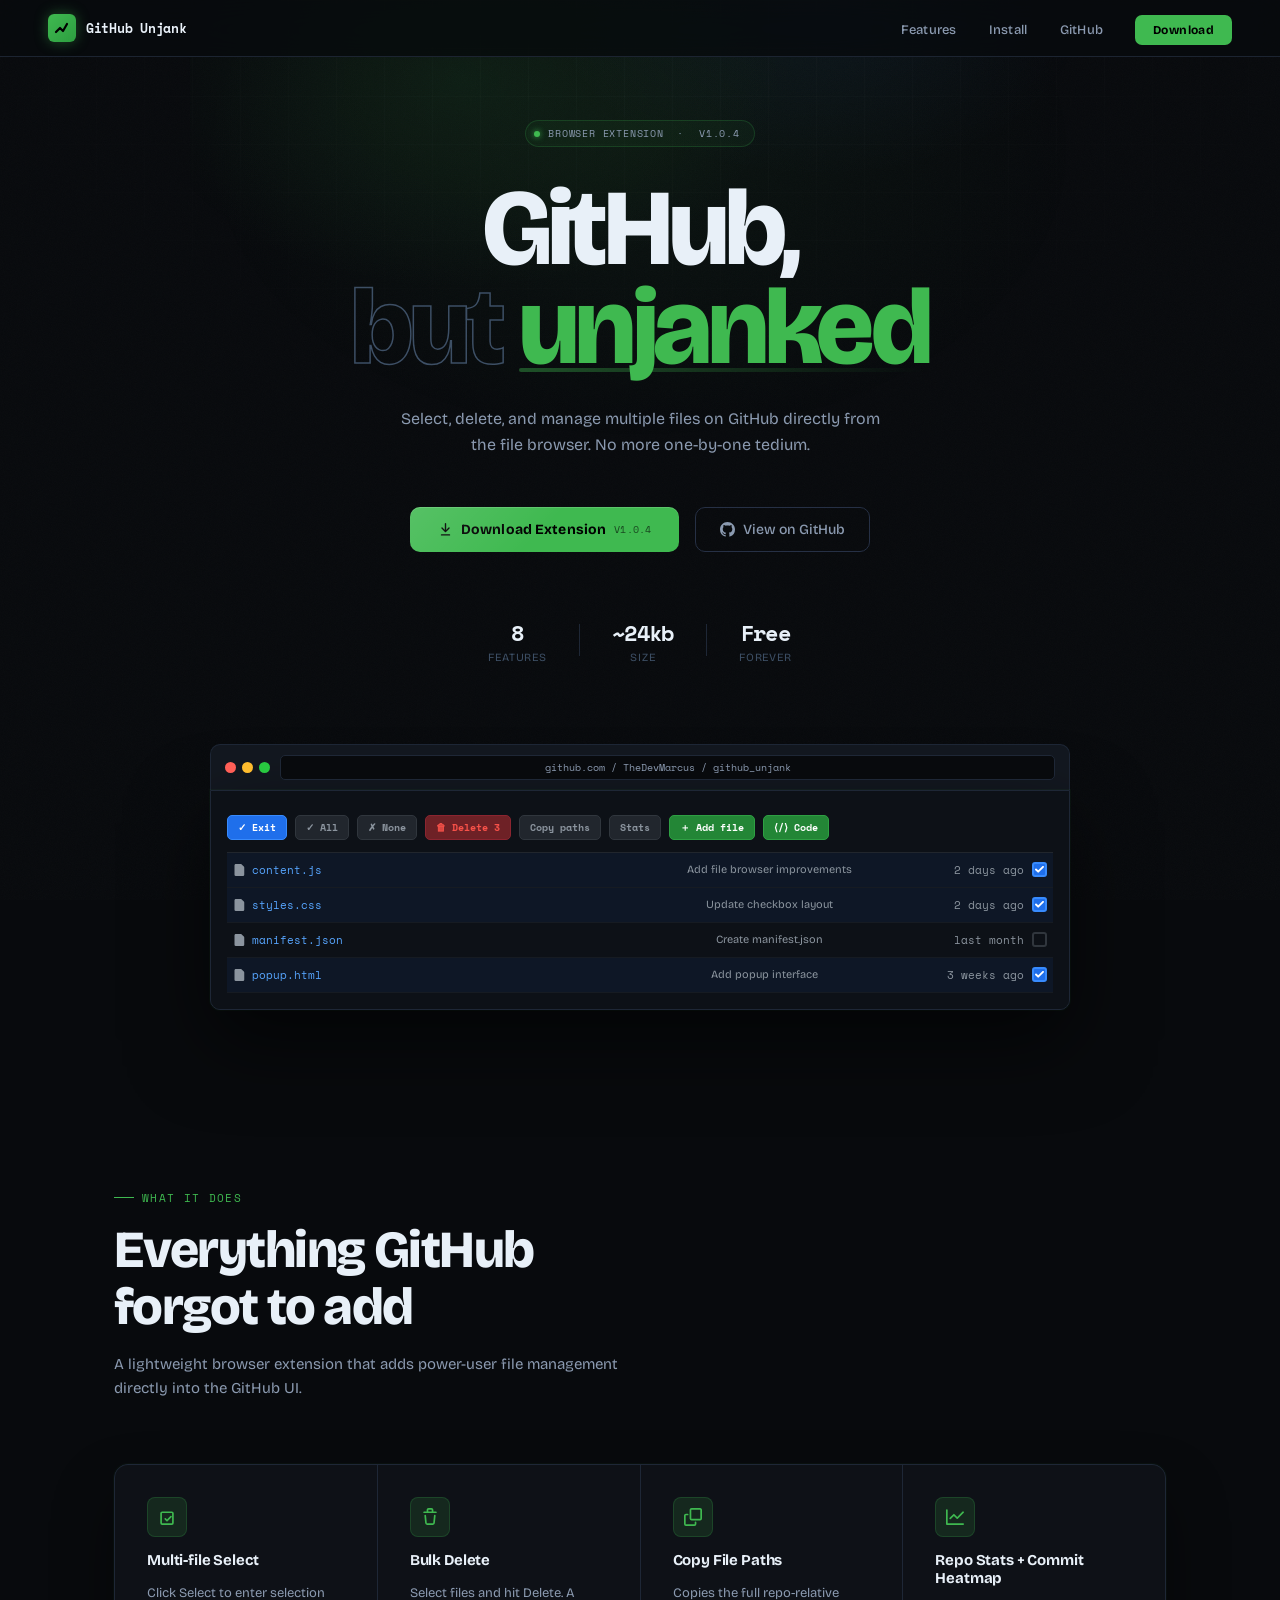
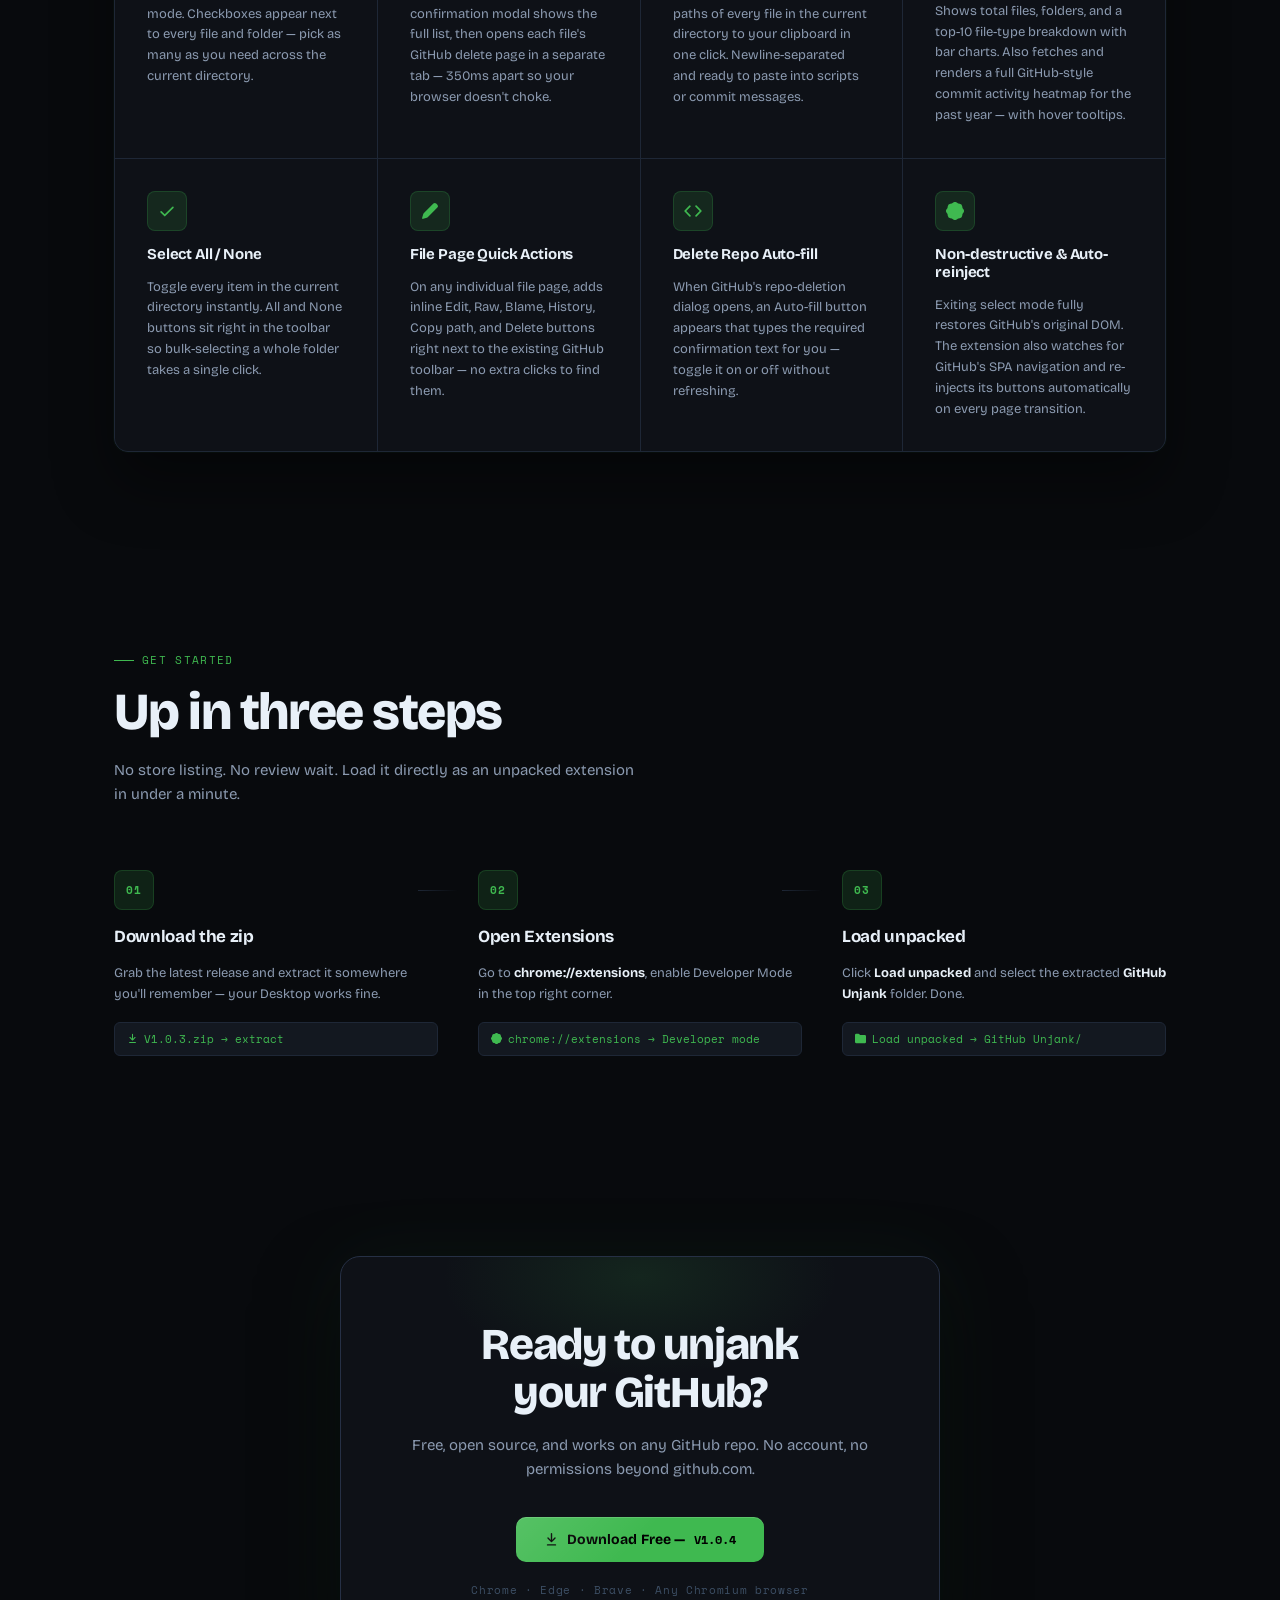
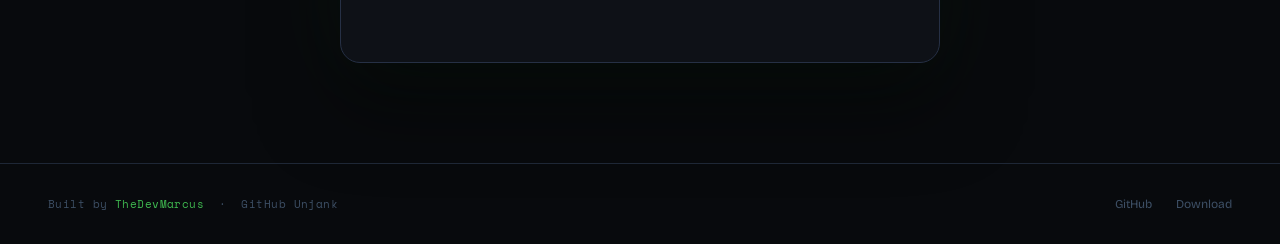
<file: index.html>
<!DOCTYPE html>
<html lang="en">
<head>
<meta charset="UTF-8">
<meta name="viewport" content="width=device-width, initial-scale=1.0">
<title>GitHub Unjank</title>
<link rel="preconnect" href="https://fonts.googleapis.com">
<link rel="preconnect" href="https://fonts.gstatic.com" crossorigin>
<link href="https://fonts.googleapis.com/css2?family=Space+Mono:ital,wght@0,400;0,700;1,400&family=Bricolage+Grotesque:opsz,wght@12..96,400;12..96,500;12..96,600;12..96,700;12..96,800&display=swap" rel="stylesheet">
<style>
*, *::before, *::after { box-sizing: border-box; margin: 0; padding: 0; }

:root {
  --bg: #080a0d;
  --surface: #0e1117;
  --surface2: #131820;
  --border: #1e2736;
  --border2: #263045;
  --green: #3fb950;
  --green-bright: #56d96a;
  --green-dim: #238636;
  --green-glow: rgba(63,185,80,0.14);
  --green-glow2: rgba(63,185,80,0.05);
  --fg: #e8f0f8;
  --fg-muted: #8b9ab0;
  --fg-subtle: #3d4f65;
  --accent: #4d9fff;
  --mono: 'Space Mono', monospace;
  --display: 'Bricolage Grotesque', sans-serif;
}

html { scroll-behavior: smooth; }

body {
  background: var(--bg);
  color: var(--fg);
  font-family: var(--display);
  min-height: 100vh;
  overflow-x: hidden;
}

::selection { background: var(--green-dim); color: #fff; }

.noise {
  position: fixed;
  inset: 0;
  z-index: 0;
  pointer-events: none;
  opacity: 0.025;
  background-image: url("data:image/svg+xml,%3Csvg viewBox='0 0 256 256' xmlns='http://www.w3.org/2000/svg'%3E%3Cfilter id='n'%3E%3CfeTurbulence type='fractalNoise' baseFrequency='0.9' numOctaves='4' stitchTiles='stitch'/%3E%3C/filter%3E%3Crect width='100%25' height='100%25' filter='url(%23n)'/%3E%3C/svg%3E");
  background-size: 200px 200px;
}

.grid-bg {
  position: fixed;
  inset: 0;
  z-index: 0;
  pointer-events: none;
  background-image:
    linear-gradient(rgba(255,255,255,0.022) 1px, transparent 1px),
    linear-gradient(90deg, rgba(255,255,255,0.022) 1px, transparent 1px);
  background-size: 48px 48px;
  opacity: 1;
  mask-image: radial-gradient(ellipse 90% 70% at 50% 0%, black 0%, transparent 75%);
}

.glow-orb {
  position: fixed;
  top: -200px;
  left: 50%;
  transform: translateX(-50%);
  width: 900px;
  height: 700px;
  background:
    radial-gradient(ellipse 60% 50% at 30% 40%, rgba(63,185,80,0.09) 0%, transparent 60%),
    radial-gradient(ellipse 50% 40% at 70% 30%, rgba(77,159,255,0.06) 0%, transparent 60%),
    radial-gradient(ellipse 70% 60% at 50% 50%, rgba(63,185,80,0.06) 0%, transparent 70%);
  pointer-events: none;
  z-index: 0;
}

nav {
  position: fixed;
  top: 0;
  left: 0;
  right: 0;
  z-index: 100;
  display: flex;
  align-items: center;
  justify-content: space-between;
  padding: 14px 48px;
  border-bottom: 1px solid rgba(30,39,54,0.9);
  background: rgba(8,10,13,0.8);
  backdrop-filter: blur(20px) saturate(180%);
  -webkit-backdrop-filter: blur(20px) saturate(180%);
}

.nav-logo {
  display: flex;
  align-items: center;
  gap: 10px;
  font-family: var(--mono);
  font-size: 13px;
  font-weight: 700;
  color: var(--fg);
  text-decoration: none;
  letter-spacing: -0.02em;
}

.nav-logo-mark {
  width: 28px;
  height: 28px;
  background: linear-gradient(135deg, var(--green), #2d9e40);
  border-radius: 6px;
  display: flex;
  align-items: center;
  justify-content: center;
  box-shadow: 0 0 14px rgba(63,185,80,0.4);
}

.nav-logo-mark svg { display: block; }

.nav-links {
  display: flex;
  align-items: center;
  gap: 32px;
  list-style: none;
}

.nav-links a {
  font-size: 13px;
  font-weight: 500;
  color: var(--fg-muted);
  text-decoration: none;
  transition: color 0.15s;
  letter-spacing: 0.02em;
}

.nav-links a:hover { color: var(--fg); }

.nav-cta {
  background: var(--green) !important;
  color: #000 !important;
  padding: 8px 18px;
  border-radius: 7px;
  font-weight: 700 !important;
  font-size: 12px !important;
  letter-spacing: 0.03em !important;
  transition: background 0.15s, transform 0.12s, box-shadow 0.15s !important;
  box-shadow: 0 0 0 0 rgba(63,185,80,0.4);
}

.nav-cta:hover {
  background: var(--green-bright) !important;
  transform: translateY(-1px);
  box-shadow: 0 4px 20px rgba(63,185,80,0.3) !important;
}

main { position: relative; z-index: 1; }

section.hero {
  min-height: 100vh;
  display: flex;
  flex-direction: column;
  align-items: center;
  justify-content: center;
  padding: 120px 24px 80px;
  text-align: center;
}

.hero-badge {
  display: inline-flex;
  align-items: center;
  gap: 8px;
  padding: 5px 14px 5px 8px;
  background: var(--green-glow2);
  border: 1px solid rgba(63,185,80,0.2);
  border-radius: 100px;
  font-family: var(--mono);
  font-size: 10px;
  color: var(--fg-muted);
  letter-spacing: 0.08em;
  margin-bottom: 32px;
  animation: fadeUp 0.6s ease both;
  text-transform: uppercase;
}

.hero-badge-version {
  background: var(--green);
  color: #000;
  font-size: 9px;
  font-weight: 700;
  padding: 2px 7px;
  border-radius: 100px;
  letter-spacing: 0.06em;
}

.hero-badge-dot {
  width: 6px;
  height: 6px;
  background: var(--green);
  border-radius: 50%;
  animation: pulse 2.5s ease infinite;
  box-shadow: 0 0 6px var(--green);
}

@keyframes pulse {
  0%, 100% { opacity: 1; transform: scale(1); box-shadow: 0 0 6px rgba(63,185,80,0.8); }
  50% { opacity: 0.6; transform: scale(0.8); box-shadow: 0 0 2px rgba(63,185,80,0.3); }
}

h1 {
  font-size: clamp(52px, 10vw, 108px);
  font-weight: 800;
  line-height: 0.92;
  letter-spacing: -0.04em;
  margin-bottom: 28px;
  animation: fadeUp 0.6s 0.1s ease both;
}

h1 .line1 { display: block; color: var(--fg); }
h1 .line2 {
  display: block;
  color: transparent;
  -webkit-text-stroke: 1.5px var(--fg-subtle);
}

h1 .accent-word {
  color: var(--green);
  -webkit-text-stroke: 0;
  position: relative;
  display: inline-block;
}

h1 .accent-word::after {
  content: '';
  position: absolute;
  bottom: 6px; left: 0; right: 0;
  height: 4px;
  background: linear-gradient(90deg, var(--green), transparent);
  border-radius: 2px;
  opacity: 0.4;
}

.hero-sub {
  max-width: 480px;
  font-size: 16px;
  font-weight: 400;
  color: var(--fg-muted);
  line-height: 1.65;
  margin-bottom: 48px;
  animation: fadeUp 0.6s 0.2s ease both;
}

.hero-actions {
  display: flex;
  align-items: center;
  gap: 16px;
  flex-wrap: wrap;
  justify-content: center;
  animation: fadeUp 0.6s 0.3s ease both;
}

.btn-primary {
  display: inline-flex;
  align-items: center;
  gap: 8px;
  padding: 14px 28px;
  background: var(--green);
  color: #000;
  font-family: var(--display);
  font-size: 14px;
  font-weight: 700;
  border-radius: 10px;
  text-decoration: none;
  letter-spacing: 0.01em;
  transition: background 0.15s, transform 0.15s, box-shadow 0.15s;
  box-shadow: 0 0 0 0 rgba(63,185,80,0.4), inset 0 1px 0 rgba(255,255,255,0.15);
  border: none;
  cursor: pointer;
  position: relative;
  overflow: hidden;
}

.btn-primary::before {
  content: '';
  position: absolute; inset: 0;
  background: linear-gradient(135deg, rgba(255,255,255,0.12) 0%, transparent 50%);
  pointer-events: none;
}

.btn-primary:hover {
  background: #4ac461;
  transform: translateY(-2px);
  box-shadow: 0 10px 40px rgba(63,185,80,0.35), 0 0 0 1px rgba(63,185,80,0.5);
}

.btn-primary:active { transform: translateY(0); }

.btn-secondary {
  display: inline-flex;
  align-items: center;
  gap: 8px;
  padding: 13px 24px;
  background: transparent;
  color: var(--fg-muted);
  font-family: var(--display);
  font-size: 14px;
  font-weight: 500;
  border-radius: 10px;
  text-decoration: none;
  border: 1px solid var(--border2);
  transition: border-color 0.15s, color 0.15s, background 0.15s, transform 0.15s;
  cursor: pointer;
}

.btn-secondary:hover {
  border-color: var(--fg-subtle);
  color: var(--fg);
  background: var(--surface2);
  transform: translateY(-1px);
}

.hero-meta {
  margin-top: 64px;
  display: flex;
  align-items: center;
  gap: 32px;
  animation: fadeUp 0.6s 0.4s ease both;
}

.hero-meta-item {
  display: flex;
  flex-direction: column;
  align-items: center;
  gap: 2px;
}

.hero-meta-num {
  font-family: var(--mono);
  font-size: 22px;
  font-weight: 700;
  color: var(--fg);
  letter-spacing: -0.03em;
}

.hero-meta-label {
  font-size: 11px;
  color: var(--fg-subtle);
  letter-spacing: 0.08em;
  text-transform: uppercase;
}

.hero-meta-divider {
  width: 1px;
  height: 32px;
  background: var(--border);
}

.preview-container {
  position: relative;
  margin-top: 80px;
  width: 100%;
  max-width: 860px;
  animation: fadeUp 0.8s 0.5s ease both;
}

.preview-bar {
  background: var(--surface2);
  border: 1px solid var(--border);
  border-bottom: none;
  border-radius: 10px 10px 0 0;
  padding: 10px 14px;
  display: flex;
  align-items: center;
  gap: 10px;
}

.preview-dots { display: flex; gap: 6px; }
.preview-dot {
  width: 11px; height: 11px; border-radius: 50%;
}
.preview-dot:nth-child(1) { background: #ff5f57; }
.preview-dot:nth-child(2) { background: #febc2e; }
.preview-dot:nth-child(3) { background: #28c840; }

.preview-url {
  flex: 1;
  background: var(--bg);
  border: 1px solid var(--border);
  border-radius: 5px;
  padding: 4px 10px;
  font-family: var(--mono);
  font-size: 10px;
  color: var(--fg-muted);
  text-align: center;
}

.preview-screen {
  background: var(--surface2);
  border: 1px solid var(--border);
  border-radius: 0 0 10px 10px;
  overflow: hidden;
  box-shadow: 0 32px 80px rgba(0,0,0,0.6), 0 0 0 1px rgba(63,185,80,0.05);
}

.mock-github {
  background: #0d1117;
  padding: 16px;
}

.mock-toolbar {
  display: flex;
  align-items: center;
  gap: 8px;
  padding: 8px 0 12px;
  border-bottom: 1px solid #21262d;
  margin-bottom: 0;
  flex-wrap: wrap;
}

.mock-btn {
  padding: 4px 10px;
  border-radius: 5px;
  font-family: var(--mono);
  font-size: 10px;
  font-weight: 700;
  border: 1px solid #30363d;
  background: #21262d;
  color: #8b949e;
  cursor: default;
  white-space: nowrap;
}

.mock-btn.green {
  background: #238636;
  border-color: #2ea043;
  color: #fff;
}

.mock-btn.danger {
  background: #6e2126;
  border-color: #8b2530;
  color: #f85149;
}

.mock-btn.active {
  background: #1f6feb;
  border-color: #388bfd;
  color: #fff;
}

.mock-row {
  display: grid;
  grid-template-columns: 1fr 1fr auto auto;
  align-items: center;
  gap: 8px;
  padding: 9px 6px;
  border-bottom: 1px solid #161b22;
  font-size: 11px;
  animation: rowSlide 0.3s ease both;
}

.mock-row:hover { background: rgba(255,255,255,0.02); }

.mock-file {
  display: flex;
  align-items: center;
  gap: 7px;
  color: #58a6ff;
  font-family: var(--mono);
  font-size: 11px;
}

.mock-commit { color: #8b949e; font-size: 11px; }
.mock-time { color: #8b949e; font-size: 11px; font-family: var(--mono); white-space: nowrap; }

.mock-check {
  width: 15px; height: 15px; border-radius: 3px;
  border: 2px solid #388bfd;
  background: #1f6feb;
  display: flex; align-items: center; justify-content: center;
  flex-shrink: 0;
}

.mock-check.empty {
  background: transparent;
  border-color: #30363d;
}

.mock-row.selected { background: rgba(31,111,235,0.07); }

@keyframes rowSlide {
  from { opacity: 0; transform: translateX(-4px); }
  to { opacity: 1; transform: none; }
}

section.features {
  padding: 100px 24px;
  max-width: 1100px;
  margin: 0 auto;
}

.section-label {
  font-family: var(--mono);
  font-size: 11px;
  letter-spacing: 0.12em;
  text-transform: uppercase;
  color: var(--green);
  margin-bottom: 16px;
  display: flex;
  align-items: center;
  gap: 8px;
}

.section-label::before {
  content: '';
  display: inline-block;
  width: 20px;
  height: 1px;
  background: var(--green);
}

.section-title {
  font-size: clamp(32px, 5vw, 52px);
  font-weight: 800;
  letter-spacing: -0.03em;
  line-height: 1.1;
  margin-bottom: 16px;
}

.section-sub {
  font-size: 15px;
  color: var(--fg-muted);
  line-height: 1.6;
  max-width: 520px;
  margin-bottom: 64px;
}

.features-grid {
  display: grid;
  grid-template-columns: repeat(4, 1fr);
  gap: 1px;
  background: var(--border);
  border: 1px solid var(--border);
  border-radius: 14px;
  overflow: hidden;
  box-shadow: 0 0 0 1px rgba(63,185,80,0.04), 0 32px 60px rgba(0,0,0,0.4);
}

.feature-card {
  background: var(--surface);
  padding: 32px;
  display: flex;
  flex-direction: column;
  gap: 14px;
  transition: background 0.2s;
  position: relative;
  overflow: hidden;
}

.feature-card::before {
  content: '';
  position: absolute;
  top: 0; left: 0; right: 0;
  height: 1px;
  background: linear-gradient(90deg, transparent, rgba(63,185,80,0.4), transparent);
  opacity: 0;
  transition: opacity 0.25s;
}

.feature-card::after {
  content: '';
  position: absolute;
  inset: 0;
  background: var(--green-glow2);
  opacity: 0;
  transition: opacity 0.25s;
}

.feature-card:hover { background: var(--surface2); }
.feature-card:hover::before { opacity: 1; }
.feature-card:hover::after { opacity: 1; }

.feature-icon {
  width: 40px; height: 40px;
  background: var(--green-glow);
  border: 1px solid rgba(63,185,80,0.2);
  border-radius: 8px;
  display: flex;
  align-items: center;
  justify-content: center;
  color: var(--green);
  position: relative;
  z-index: 1;
}

.feature-name {
  font-size: 15px;
  font-weight: 700;
  letter-spacing: -0.01em;
  position: relative;
  z-index: 1;
}

.feature-desc {
  font-size: 13px;
  color: var(--fg-muted);
  line-height: 1.6;
  position: relative;
  z-index: 1;
}

section.how {
  padding: 100px 24px;
  max-width: 1100px;
  margin: 0 auto;
}

.steps {
  display: grid;
  grid-template-columns: repeat(3, 1fr);
  gap: 40px;
  margin-top: 64px;
}

.step {
  display: flex;
  flex-direction: column;
  gap: 16px;
  position: relative;
}

.step:not(:last-child)::after {
  content: '';
  position: absolute;
  top: 20px;
  right: -20px;
  width: 40px;
  height: 1px;
  background: linear-gradient(90deg, var(--border), transparent);
}

.step-num {
  font-family: var(--mono);
  font-size: 11px;
  font-weight: 700;
  color: var(--green);
  background: var(--green-glow);
  border: 1px solid rgba(63,185,80,0.2);
  width: 40px; height: 40px;
  border-radius: 8px;
  display: flex;
  align-items: center;
  justify-content: center;
  letter-spacing: 0.05em;
}

.step-title {
  font-size: 17px;
  font-weight: 700;
  letter-spacing: -0.02em;
}

.step-desc {
  font-size: 13px;
  color: var(--fg-muted);
  line-height: 1.65;
}

.step-code {
  font-family: var(--mono);
  font-size: 11px;
  background: var(--surface2);
  border: 1px solid var(--border);
  border-radius: 6px;
  padding: 8px 12px;
  color: var(--green);
  display: flex;
  align-items: center;
  gap: 6px;
}

section.cta {
  padding: 100px 24px;
  text-align: center;
  position: relative;
}

.cta-box {
  max-width: 600px;
  margin: 0 auto;
  background: var(--surface);
  border: 1px solid var(--border2);
  border-radius: 20px;
  padding: 64px 48px;
  position: relative;
  overflow: hidden;
  box-shadow: 0 0 80px rgba(63,185,80,0.06), 0 40px 80px rgba(0,0,0,0.5);
}

.cta-box::before {
  content: '';
  position: absolute;
  top: -80px;
  left: 50%;
  transform: translateX(-50%);
  width: 400px;
  height: 200px;
  background: radial-gradient(ellipse, rgba(63,185,80,0.12) 0%, transparent 70%);
  pointer-events: none;
}

.cta-box h2 {
  font-size: clamp(28px, 5vw, 44px);
  font-weight: 800;
  letter-spacing: -0.03em;
  margin-bottom: 16px;
  line-height: 1.1;
  position: relative;
}

.cta-box p {
  font-size: 15px;
  color: var(--fg-muted);
  line-height: 1.6;
  margin-bottom: 36px;
  position: relative;
}

.cta-version {
  margin-top: 20px;
  font-family: var(--mono);
  font-size: 11px;
  color: var(--fg-subtle);
  letter-spacing: 0.06em;
}

footer {
  border-top: 1px solid var(--border);
  padding: 32px 48px;
  display: flex;
  align-items: center;
  justify-content: space-between;
  position: relative;
  z-index: 1;
}

.footer-left {
  font-family: var(--mono);
  font-size: 11px;
  color: var(--fg-subtle);
  letter-spacing: 0.04em;
}

.footer-left span { color: var(--green); }

.footer-right {
  display: flex;
  align-items: center;
  gap: 24px;
}

.footer-right a {
  font-size: 12px;
  color: var(--fg-subtle);
  text-decoration: none;
  transition: color 0.15s;
}

.footer-right a:hover { color: var(--fg-muted); }

@keyframes fadeUp {
  from { opacity: 0; transform: translateY(20px); }
  to { opacity: 1; transform: none; }
}

@media (max-width: 768px) {
  nav { padding: 14px 20px; }
  .nav-links { display: none; }
  .features-grid { grid-template-columns: repeat(2, 1fr); }
  .steps { grid-template-columns: 1fr; gap: 28px; }
  .step:not(:last-child)::after { display: none; }
  .cta-box { padding: 40px 24px; }
  footer { flex-direction: column; gap: 16px; text-align: center; }
  .hero-meta { gap: 20px; }
}
</style>
</head>
<body>

<div class="noise"></div>
<div class="grid-bg"></div>
<div class="glow-orb"></div>

<nav>
  <a href="#" class="nav-logo">
    <div class="nav-logo-mark">
      <svg width="16" height="16" viewBox="0 0 16 16" fill="none">
        <path d="M2 12L6 8L9 11L13 4" stroke="#000" stroke-width="2.2" stroke-linecap="round" stroke-linejoin="round"/>
      </svg>
    </div>
    GitHub Unjank
  </a>
  <ul class="nav-links">
    <li><a href="#features">Features</a></li>
    <li><a href="#how">Install</a></li>
    <li><a href="https://github.com/TheDevMarcus/github_unjank" target="_blank">GitHub</a></li>
    <li><a href="https://github.com/TheDevMarcus/github_unjank/archive/refs/tags/V.1.0.3.zip" class="nav-cta">Download</a></li>
  </ul>
</nav>

<main>
  <section class="hero">
    <div class="hero-badge">
      <span class="hero-badge-dot"></span>
      BROWSER EXTENSION &nbsp;·&nbsp; <span class="version-tag">loading...</span>
    </div>

    <h1>
      <span class="line1">GitHub,</span>
      <span class="line2">but <span class="accent-word">unjanked</span></span>
    </h1>

    <p class="hero-sub">
      Select, delete, and manage multiple files on GitHub directly from the file browser. No more one-by-one tedium.
    </p>

    <div class="hero-actions">
      <a href="#" class="btn-primary download-btn" id="hero-download-btn">
        <svg width="15" height="15" viewBox="0 0 16 16" fill="currentColor"><path d="M7.47 10.78a.75.75 0 0 0 1.06 0l3.75-3.75a.75.75 0 0 0-1.06-1.06L8.75 8.44V1.75a.75.75 0 0 0-1.5 0v6.69L4.78 5.97a.75.75 0 0 0-1.06 1.06l3.75 3.75ZM3.75 13a.75.75 0 0 0 0 1.5h8.5a.75.75 0 0 0 0-1.5h-8.5Z"/></svg>
        Download Extension <span class="btn-version-label" style="font-family:var(--mono);font-size:10px;opacity:0.6;font-weight:400;"></span>
      </a>
      <a href="https://github.com/TheDevMarcus/github_unjank" target="_blank" class="btn-secondary">
        <svg width="15" height="15" viewBox="0 0 16 16" fill="currentColor"><path d="M8 0c4.42 0 8 3.58 8 8a8.013 8.013 0 0 1-5.45 7.59c-.4.08-.55-.17-.55-.38 0-.27.01-1.13.01-2.2 0-.75-.25-1.23-.54-1.48 1.78-.2 3.65-.88 3.65-3.95 0-.88-.31-1.59-.82-2.15.08-.2.36-1.02-.08-2.12 0 0-.67-.22-2.2.82-.64-.18-1.32-.27-2-.27-.68 0-1.36.09-2 .27-1.53-1.03-2.2-.82-2.2-.82-.44 1.1-.16 1.92-.08 2.12-.51.56-.82 1.28-.82 2.15 0 3.06 1.86 3.75 3.64 3.95-.23.2-.44.55-.51 1.07-.46.21-1.61.55-2.33-.66-.15-.24-.6-.83-1.23-.82-.67.01-.27.38.01.53.34.19.73.9.82 1.13.16.45.68 1.31 2.69.94 0 .67.01 1.3.01 1.49 0 .21-.15.45-.55.38A7.995 7.995 0 0 1 0 8c0-4.42 3.58-8 8-8Z"/></svg>
        View on GitHub
      </a>
    </div>

    <div class="hero-meta">
      <div class="hero-meta-item">
        <span class="hero-meta-num">8</span>
        <span class="hero-meta-label">Features</span>
      </div>
      <div class="hero-meta-divider"></div>
      <div class="hero-meta-item">
        <span class="hero-meta-num">~24kb</span>
        <span class="hero-meta-label">Size</span>
      </div>
      <div class="hero-meta-divider"></div>
      <div class="hero-meta-item">
        <span class="hero-meta-num">Free</span>
        <span class="hero-meta-label">Forever</span>
      </div>
    </div>

    <div class="preview-container">
      <div class="preview-bar">
        <div class="preview-dots">
          <div class="preview-dot"></div>
          <div class="preview-dot"></div>
          <div class="preview-dot"></div>
        </div>
        <div class="preview-url">github.com / TheDevMarcus / github_unjank</div>
      </div>
      <div class="preview-screen">
        <div class="mock-github">
          <div class="mock-toolbar">
            <div class="mock-btn active">✓ Exit</div>
            <div class="mock-btn">✓ All</div>
            <div class="mock-btn">✗ None</div>
            <div class="mock-btn danger">🗑 Delete 3</div>
            <div class="mock-btn">Copy paths</div>
            <div class="mock-btn">Stats</div>
            <div class="mock-btn green">＋ Add file</div>
            <div class="mock-btn green">⟨/⟩ Code</div>
          </div>
          <div class="mock-row selected" style="animation-delay:0.1s">
            <div class="mock-file">
              <svg width="12" height="12" viewBox="0 0 16 16" fill="#8b949e"><path d="M2 1.75C2 .784 2.784 0 3.75 0h6.586c.464 0 .909.184 1.237.513l2.914 2.914c.329.328.513.773.513 1.237v9.586A1.75 1.75 0 0 1 13.25 16h-9.5A1.75 1.75 0 0 1 2 14.25V1.75Z"/></svg>
              content.js
            </div>
            <div class="mock-commit">Add file browser improvements</div>
            <div class="mock-time">2 days ago</div>
            <div class="mock-check">
              <svg width="9" height="7" viewBox="0 0 10 8" fill="none" stroke="white" stroke-width="2.2" stroke-linecap="round" stroke-linejoin="round"><polyline points="1,4 3.5,6.5 9,1"/></svg>
            </div>
          </div>
          <div class="mock-row selected" style="animation-delay:0.2s">
            <div class="mock-file">
              <svg width="12" height="12" viewBox="0 0 16 16" fill="#8b949e"><path d="M2 1.75C2 .784 2.784 0 3.75 0h6.586c.464 0 .909.184 1.237.513l2.914 2.914c.329.328.513.773.513 1.237v9.586A1.75 1.75 0 0 1 13.25 16h-9.5A1.75 1.75 0 0 1 2 14.25V1.75Z"/></svg>
              styles.css
            </div>
            <div class="mock-commit">Update checkbox layout</div>
            <div class="mock-time">2 days ago</div>
            <div class="mock-check">
              <svg width="9" height="7" viewBox="0 0 10 8" fill="none" stroke="white" stroke-width="2.2" stroke-linecap="round" stroke-linejoin="round"><polyline points="1,4 3.5,6.5 9,1"/></svg>
            </div>
          </div>
          <div class="mock-row" style="animation-delay:0.3s">
            <div class="mock-file">
              <svg width="12" height="12" viewBox="0 0 16 16" fill="#8b949e"><path d="M2 1.75C2 .784 2.784 0 3.75 0h6.586c.464 0 .909.184 1.237.513l2.914 2.914c.329.328.513.773.513 1.237v9.586A1.75 1.75 0 0 1 13.25 16h-9.5A1.75 1.75 0 0 1 2 14.25V1.75Z"/></svg>
              manifest.json
            </div>
            <div class="mock-commit">Create manifest.json</div>
            <div class="mock-time">last month</div>
            <div class="mock-check empty"></div>
          </div>
          <div class="mock-row selected" style="animation-delay:0.4s">
            <div class="mock-file">
              <svg width="12" height="12" viewBox="0 0 16 16" fill="#8b949e"><path d="M2 1.75C2 .784 2.784 0 3.75 0h6.586c.464 0 .909.184 1.237.513l2.914 2.914c.329.328.513.773.513 1.237v9.586A1.75 1.75 0 0 1 13.25 16h-9.5A1.75 1.75 0 0 1 2 14.25V1.75Z"/></svg>
              popup.html
            </div>
            <div class="mock-commit">Add popup interface</div>
            <div class="mock-time">3 weeks ago</div>
            <div class="mock-check">
              <svg width="9" height="7" viewBox="0 0 10 8" fill="none" stroke="white" stroke-width="2.2" stroke-linecap="round" stroke-linejoin="round"><polyline points="1,4 3.5,6.5 9,1"/></svg>
            </div>
          </div>
        </div>
      </div>
    </div>
  </section>

  <section class="features" id="features">
    <div class="section-label">What it does</div>
    <h2 class="section-title">Everything GitHub<br>forgot to add</h2>
    <p class="section-sub">A lightweight browser extension that adds power-user file management directly into the GitHub UI.</p>

    <div class="features-grid">
      <div class="feature-card">
        <div class="feature-icon">
          <svg width="18" height="18" viewBox="0 0 16 16" fill="currentColor"><path d="M2 4.75C2 3.784 2.784 3 3.75 3h8.5c.966 0 1.75.784 1.75 1.75v8.5A1.75 1.75 0 0 1 12.25 15h-8.5A1.75 1.75 0 0 1 2 13.25Zm1.75-.25a.25.25 0 0 0-.25.25v8.5c0 .138.112.25.25.25h8.5a.25.25 0 0 0 .25-.25v-8.5a.25.25 0 0 0-.25-.25Z"/><path d="M10.97 7.22a.75.75 0 1 1 1.06 1.06l-3.5 3.5a.75.75 0 0 1-1.06 0l-1.5-1.5a.75.75 0 1 1 1.06-1.06l.97.97Z"/></svg>
        </div>
        <div class="feature-name">Multi-file Select</div>
        <div class="feature-desc">Click Select to enter selection mode. Checkboxes appear next to every file and folder — pick as many as you need across the current directory.</div>
      </div>
      <div class="feature-card">
        <div class="feature-icon">
          <svg width="18" height="18" viewBox="0 0 16 16" fill="currentColor"><path d="M11 1.75V3h2.25a.75.75 0 0 1 0 1.5H2.75a.75.75 0 0 1 0-1.5H5V1.75C5 .784 5.784 0 6.75 0h2.5C10.216 0 11 .784 11 1.75ZM4.496 6.675l.66 6.6a.25.25 0 0 0 .249.225h5.19a.25.25 0 0 0 .249-.225l.66-6.6a.75.75 0 0 1 1.492.149l-.66 6.6A1.748 1.748 0 0 1 10.595 15h-5.19a1.75 1.75 0 0 1-1.741-1.575l-.66-6.6a.75.75 0 1 1 1.492-.15ZM6.5 1.75V3h3V1.75a.25.25 0 0 0-.25-.25h-2.5a.25.25 0 0 0-.25.25Z"/></svg>
        </div>
        <div class="feature-name">Bulk Delete</div>
        <div class="feature-desc">Select files and hit Delete. A confirmation modal shows the full list, then opens each file's GitHub delete page in a separate tab — 350ms apart so your browser doesn't choke.</div>
      </div>
      <div class="feature-card">
        <div class="feature-icon">
          <svg width="18" height="18" viewBox="0 0 16 16" fill="currentColor"><path d="M0 6.75C0 5.784.784 5 1.75 5h1.5a.75.75 0 0 1 0 1.5h-1.5a.25.25 0 0 0-.25.25v7.5c0 .138.112.25.25.25h7.5a.25.25 0 0 0 .25-.25v-1.5a.75.75 0 0 1 1.5 0v1.5A1.75 1.75 0 0 1 9.25 16h-7.5A1.75 1.75 0 0 1 0 14.25Z"/><path d="M5 1.75C5 .784 5.784 0 6.75 0h7.5C15.216 0 16 .784 16 1.75v7.5A1.75 1.75 0 0 1 14.25 11h-7.5A1.75 1.75 0 0 1 5 9.25Zm1.75-.25a.25.25 0 0 0-.25.25v7.5c0 .138.112.25.25.25h7.5a.25.25 0 0 0 .25-.25v-7.5a.25.25 0 0 0-.25-.25Z"/></svg>
        </div>
        <div class="feature-name">Copy File Paths</div>
        <div class="feature-desc">Copies the full repo-relative paths of every file in the current directory to your clipboard in one click. Newline-separated and ready to paste into scripts or commit messages.</div>
      </div>
      <div class="feature-card">
        <div class="feature-icon">
          <svg width="18" height="18" viewBox="0 0 16 16" fill="currentColor"><path d="M1.5 1.75V13.5h13.75a.75.75 0 0 1 0 1.5H.75a.75.75 0 0 1-.75-.75V1.75a.75.75 0 0 1 1.5 0Zm14.28 2.53-5.25 5.25a.75.75 0 0 1-1.06 0L7 7.06 4.28 9.78a.751.751 0 0 1-1.06-1.06l3.25-3.25a.75.75 0 0 1 1.06 0L10 7.94l4.72-4.72a.751.751 0 0 1 1.06 1.06Z"/></svg>
        </div>
        <div class="feature-name">Repo Stats + Commit Heatmap</div>
        <div class="feature-desc">Shows total files, folders, and a top-10 file-type breakdown with bar charts. Also fetches and renders a full GitHub-style commit activity heatmap for the past year — with hover tooltips.</div>
      </div>
      <div class="feature-card">
        <div class="feature-icon">
          <svg width="18" height="18" viewBox="0 0 16 16" fill="currentColor"><path d="M13.78 4.22a.75.75 0 0 1 0 1.06l-7.25 7.25a.75.75 0 0 1-1.06 0L2.22 9.28a.751.751 0 0 1 1.06-1.06L6 10.94l6.72-6.72a.75.75 0 0 1 1.06 0Z"/></svg>
        </div>
        <div class="feature-name">Select All / None</div>
        <div class="feature-desc">Toggle every item in the current directory instantly. All and None buttons sit right in the toolbar so bulk-selecting a whole folder takes a single click.</div>
      </div>
      <div class="feature-card">
        <div class="feature-icon">
          <svg width="18" height="18" viewBox="0 0 16 16" fill="currentColor"><path d="M11.013 1.427a1.75 1.75 0 0 1 2.474 0l1.086 1.086a1.75 1.75 0 0 1 0 2.474l-8.61 8.61c-.21.21-.47.364-.756.445l-3.251.93a.75.75 0 0 1-.927-.928l.929-3.25c.081-.286.235-.547.445-.758l8.61-8.61Z"/></svg>
        </div>
        <div class="feature-name">File Page Quick Actions</div>
        <div class="feature-desc">On any individual file page, adds inline Edit, Raw, Blame, History, Copy path, and Delete buttons right next to the existing GitHub toolbar — no extra clicks to find them.</div>
      </div>
      <div class="feature-card">
        <div class="feature-icon">
          <svg width="18" height="18" viewBox="0 0 16 16" fill="currentColor"><path d="M4.72 3.22a.75.75 0 0 1 1.06 1.06L2.06 8l3.72 3.72a.75.75 0 1 1-1.06 1.06L.47 8.53a.75.75 0 0 1 0-1.06l4.25-4.25Zm6.56 0a.75.75 0 1 0-1.06 1.06L13.94 8l-3.72 3.72a.75.75 0 1 0 1.06 1.06l4.25-4.25a.75.75 0 0 0 0-1.06l-4.25-4.25Z"/></svg>
        </div>
        <div class="feature-name">Delete Repo Auto-fill</div>
        <div class="feature-desc">When GitHub's repo-deletion dialog opens, an Auto-fill button appears that types the required confirmation text for you — toggle it on or off without refreshing.</div>
      </div>
      <div class="feature-card">
        <div class="feature-icon">
          <svg width="18" height="18" viewBox="0 0 16 16" fill="currentColor"><path d="M9.585.52a2.678 2.678 0 0 0-3.17 0l-.928.68a1.178 1.178 0 0 1-.518.215L3.83 1.59a2.678 2.678 0 0 0-2.24 2.24l-.175 1.14a1.178 1.178 0 0 1-.215.518l-.68.928a2.678 2.678 0 0 0 0 3.17l.68.928c.113.153.186.33.215.518l.175 1.138a2.678 2.678 0 0 0 2.24 2.24l1.138.175c.187.029.365.102.518.215l.928.68a2.678 2.678 0 0 0 3.17 0l.928-.68a1.17 1.17 0 0 1 .518-.215l1.138-.175a2.678 2.678 0 0 0 2.241-2.241l.175-1.138c.029-.187.102-.365.215-.518l.68-.928a2.678 2.678 0 0 0 0-3.17l-.68-.928a1.179 1.179 0 0 1-.215-.518L14.41 3.83a2.678 2.678 0 0 0-2.24-2.24l-1.138-.175a1.179 1.179 0 0 1-.518-.215L9.585.52ZM7 11.5a.5.5 0 0 0 .5.5h1a.5.5 0 0 0 0-1H8V8a.5.5 0 0 0-.5-.5h-1a.5.5 0 0 0 0 1h.5v2.5ZM8 6a1 1 0 1 0 0-2 1 1 0 0 0 0 2Z"/></svg>
        </div>
        <div class="feature-name">Non-destructive & Auto-reinject</div>
        <div class="feature-desc">Exiting select mode fully restores GitHub's original DOM. The extension also watches for GitHub's SPA navigation and re-injects its buttons automatically on every page transition.</div>
      </div>
    </div>
  </section>

  <section class="how" id="how">
    <div class="section-label">Get started</div>
    <h2 class="section-title">Up in three steps</h2>
    <p class="section-sub">No store listing. No review wait. Load it directly as an unpacked extension in under a minute.</p>

    <div class="steps">
      <div class="step">
        <div class="step-num">01</div>
        <div class="step-title">Download the zip</div>
        <div class="step-desc">Grab the latest release and extract it somewhere you'll remember — your Desktop works fine.</div>
        <div class="step-code">
          <svg width="11" height="11" viewBox="0 0 16 16" fill="currentColor"><path d="M7.47 10.78a.75.75 0 0 0 1.06 0l3.75-3.75a.75.75 0 0 0-1.06-1.06L8.75 8.44V1.75a.75.75 0 0 0-1.5 0v6.69L4.78 5.97a.75.75 0 0 0-1.06 1.06l3.75 3.75ZM3.75 13a.75.75 0 0 0 0 1.5h8.5a.75.75 0 0 0 0-1.5h-8.5Z"/></svg>
          V1.0.3.zip → extract
        </div>
      </div>
      <div class="step">
        <div class="step-num">02</div>
        <div class="step-title">Open Extensions</div>
        <div class="step-desc">Go to <strong style="color:var(--fg)">chrome://extensions</strong>, enable Developer Mode in the top right corner.</div>
        <div class="step-code">
          <svg width="11" height="11" viewBox="0 0 16 16" fill="currentColor"><path d="M9.585.52a2.678 2.678 0 0 0-3.17 0l-.928.68a1.178 1.178 0 0 1-.518.215L3.83 1.59a2.678 2.678 0 0 0-2.24 2.24l-.175 1.14a1.178 1.178 0 0 1-.215.518l-.68.928a2.678 2.678 0 0 0 0 3.17l.68.928c.113.153.186.33.215.518l.175 1.138a2.678 2.678 0 0 0 2.24 2.24l1.138.175c.187.029.365.102.518.215l.928.68a2.678 2.678 0 0 0 3.17 0l.928-.68a1.17 1.17 0 0 1 .518-.215l1.138-.175a2.678 2.678 0 0 0 2.241-2.241l.175-1.138c.029-.187.102-.365.215-.518l.68-.928a2.678 2.678 0 0 0 0-3.17l-.68-.928a1.179 1.179 0 0 1-.215-.518L14.41 3.83a2.678 2.678 0 0 0-2.24-2.24l-1.138-.175a1.179 1.179 0 0 1-.518-.215L9.585.52Z"/></svg>
          chrome://extensions → Developer mode
        </div>
      </div>
      <div class="step">
        <div class="step-num">03</div>
        <div class="step-title">Load unpacked</div>
        <div class="step-desc">Click <strong style="color:var(--fg)">Load unpacked</strong> and select the extracted <strong style="color:var(--fg)">GitHub Unjank</strong> folder. Done.</div>
        <div class="step-code">
          <svg width="11" height="11" viewBox="0 0 16 16" fill="currentColor"><path d="M1.75 1A1.75 1.75 0 0 0 0 2.75v10.5C0 14.216.784 15 1.75 15h12.5A1.75 1.75 0 0 0 16 13.25v-8.5A1.75 1.75 0 0 0 14.25 3H7.5a.25.25 0 0 1-.2-.1l-.9-1.2C6.07 1.26 5.55 1 5 1H1.75Z"/></svg>
          Load unpacked → GitHub Unjank/
        </div>
      </div>
    </div>
  </section>

  <section class="cta">
    <div class="cta-box">
      <h2>Ready to unjank<br>your GitHub?</h2>
      <p>Free, open source, and works on any GitHub repo. No account, no permissions beyond github.com.</p>
      <a href="https://github.com/TheDevMarcus/github_unjank/archive/refs/tags/V1.0.4.zip" id="cta-download-btn" class="btn-primary" style="margin: 0 auto; display: inline-flex;">
        <svg width="15" height="15" viewBox="0 0 16 16" fill="currentColor"><path d="M7.47 10.78a.75.75 0 0 0 1.06 0l3.75-3.75a.75.75 0 0 0-1.06-1.06L8.75 8.44V1.75a.75.75 0 0 0-1.5 0v6.69L4.78 5.97a.75.75 0 0 0-1.06 1.06l3.75 3.75ZM3.75 13a.75.75 0 0 0 0 1.5h8.5a.75.75 0 0 0 0-1.5h-8.5Z"/></svg>
        Download Free — <span class="cta-version-label" style="font-family:var(--mono);font-size:12px;font-weight:700;">V1.0.4</span>
      </a>
      <div class="cta-version">Chrome · Edge · Brave · Any Chromium browser</div>
    </div>
  </section>
</main>

<footer>
  <div class="footer-left">
    Built by <span>TheDevMarcus</span> &nbsp;·&nbsp; GitHub Unjank
  </div>
  <div class="footer-right">
    <a href="https://github.com/TheDevMarcus/github_unjank" target="_blank">GitHub</a>
    <a href="https://github.com/TheDevMarcus/github_unjank/archive/refs/tags/V1.0.4.zip" id="footer-download-link">Download</a>
  </div>
</footer>

<script>
(async () => {
  const FALLBACK_VERSION = 'V1.0.4';
  const REPO = 'TheDevMarcus/github_unjank';

  let version = FALLBACK_VERSION;

  try {
    const res = await fetch(`https://api.github.com/repos/${REPO}/releases/latest`, {
      headers: { Accept: 'application/vnd.github+json' }
    });
    if (res.ok) {
      const data = await res.json();
      if (data.tag_name) version = data.tag_name;
    }
  } catch (_) {}

  document.querySelectorAll('.version-tag').forEach(el => {
    el.textContent = version;
  });

  document.querySelectorAll('.btn-version-label, .cta-version-label').forEach(el => {
    el.textContent = version;
  });

  const heroBtn = document.getElementById('hero-download-btn');
  if (heroBtn) {
    heroBtn.href = `https://github.com/${REPO}/archive/refs/tags/${version}.zip`;
  }

  const ctaBtn = document.getElementById('cta-download-btn');
  if (ctaBtn) {
    ctaBtn.href = `https://github.com/${REPO}/archive/refs/tags/${version}.zip`;
  }

  const footerDl = document.getElementById('footer-download-link');
  if (footerDl) {
    footerDl.href = `https://github.com/${REPO}/archive/refs/tags/${version}.zip`;
  }
})();
</script>
</body>
</html>
</file>
